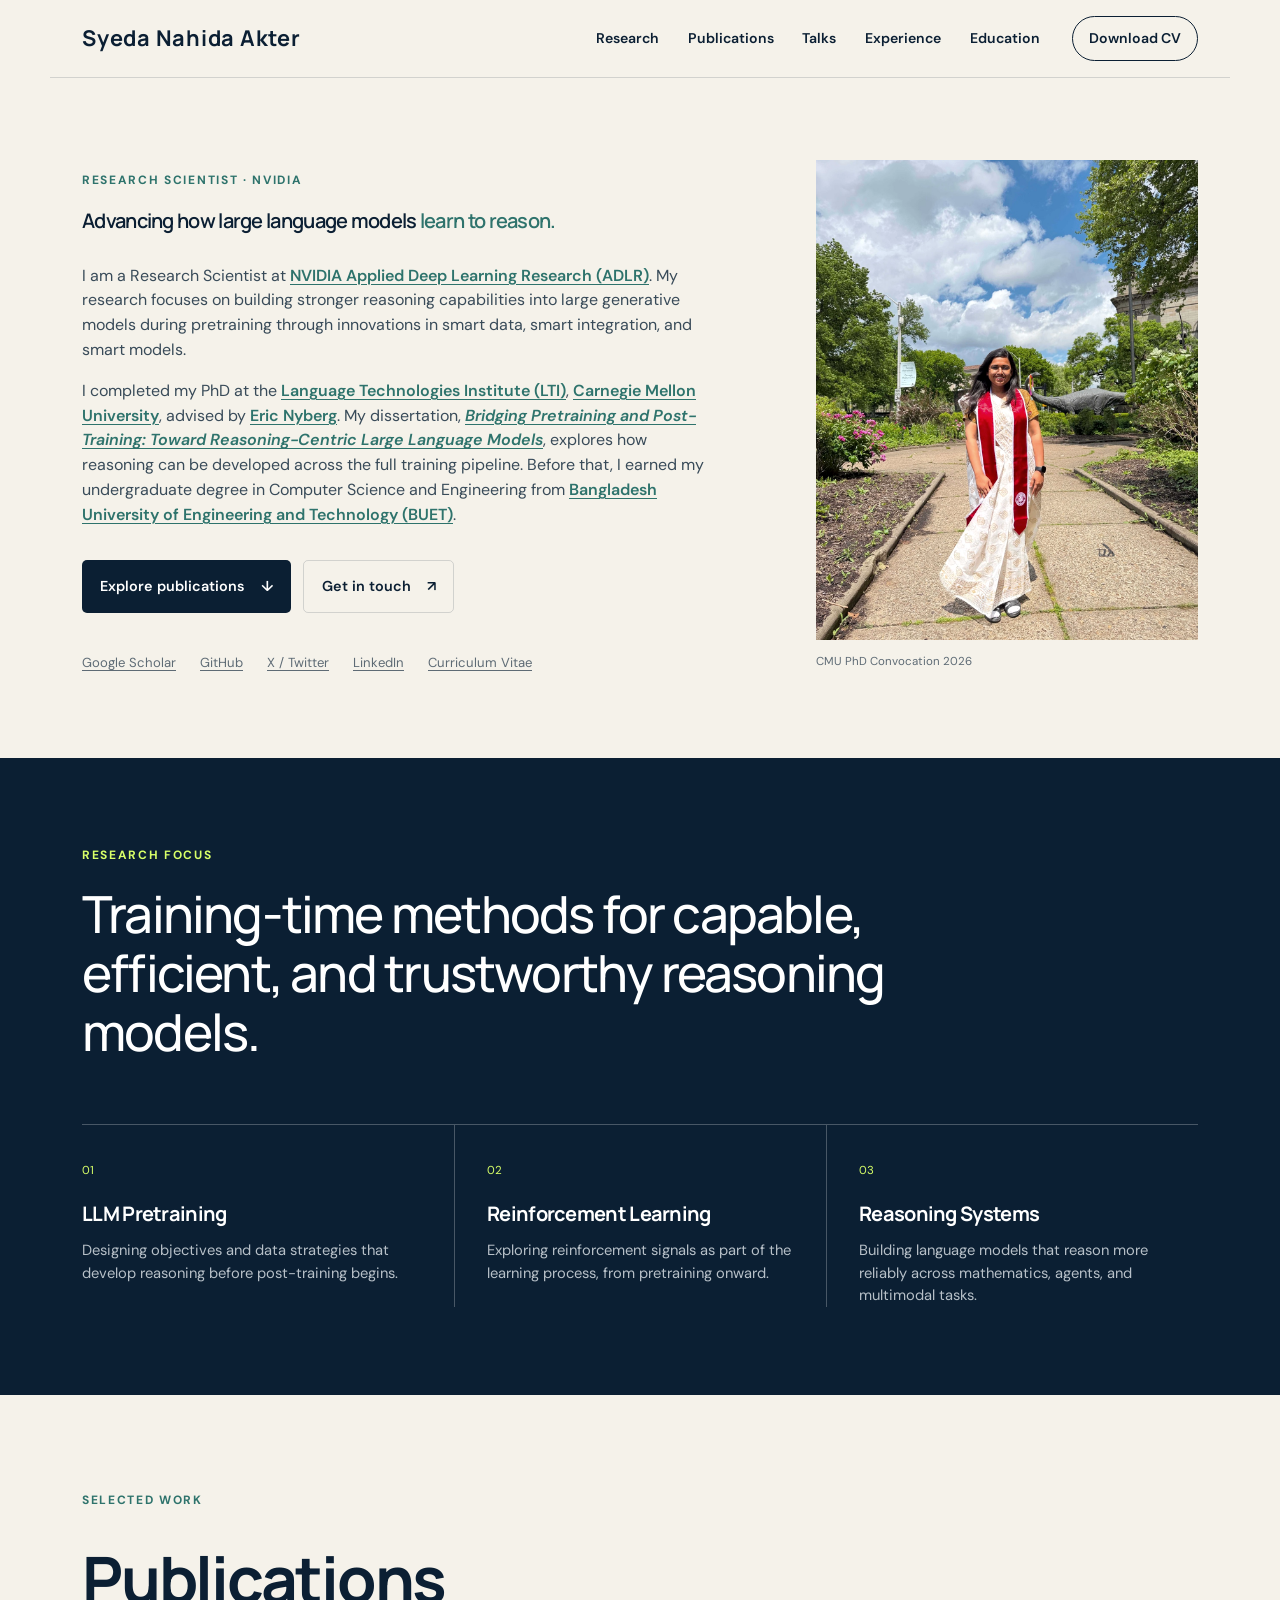
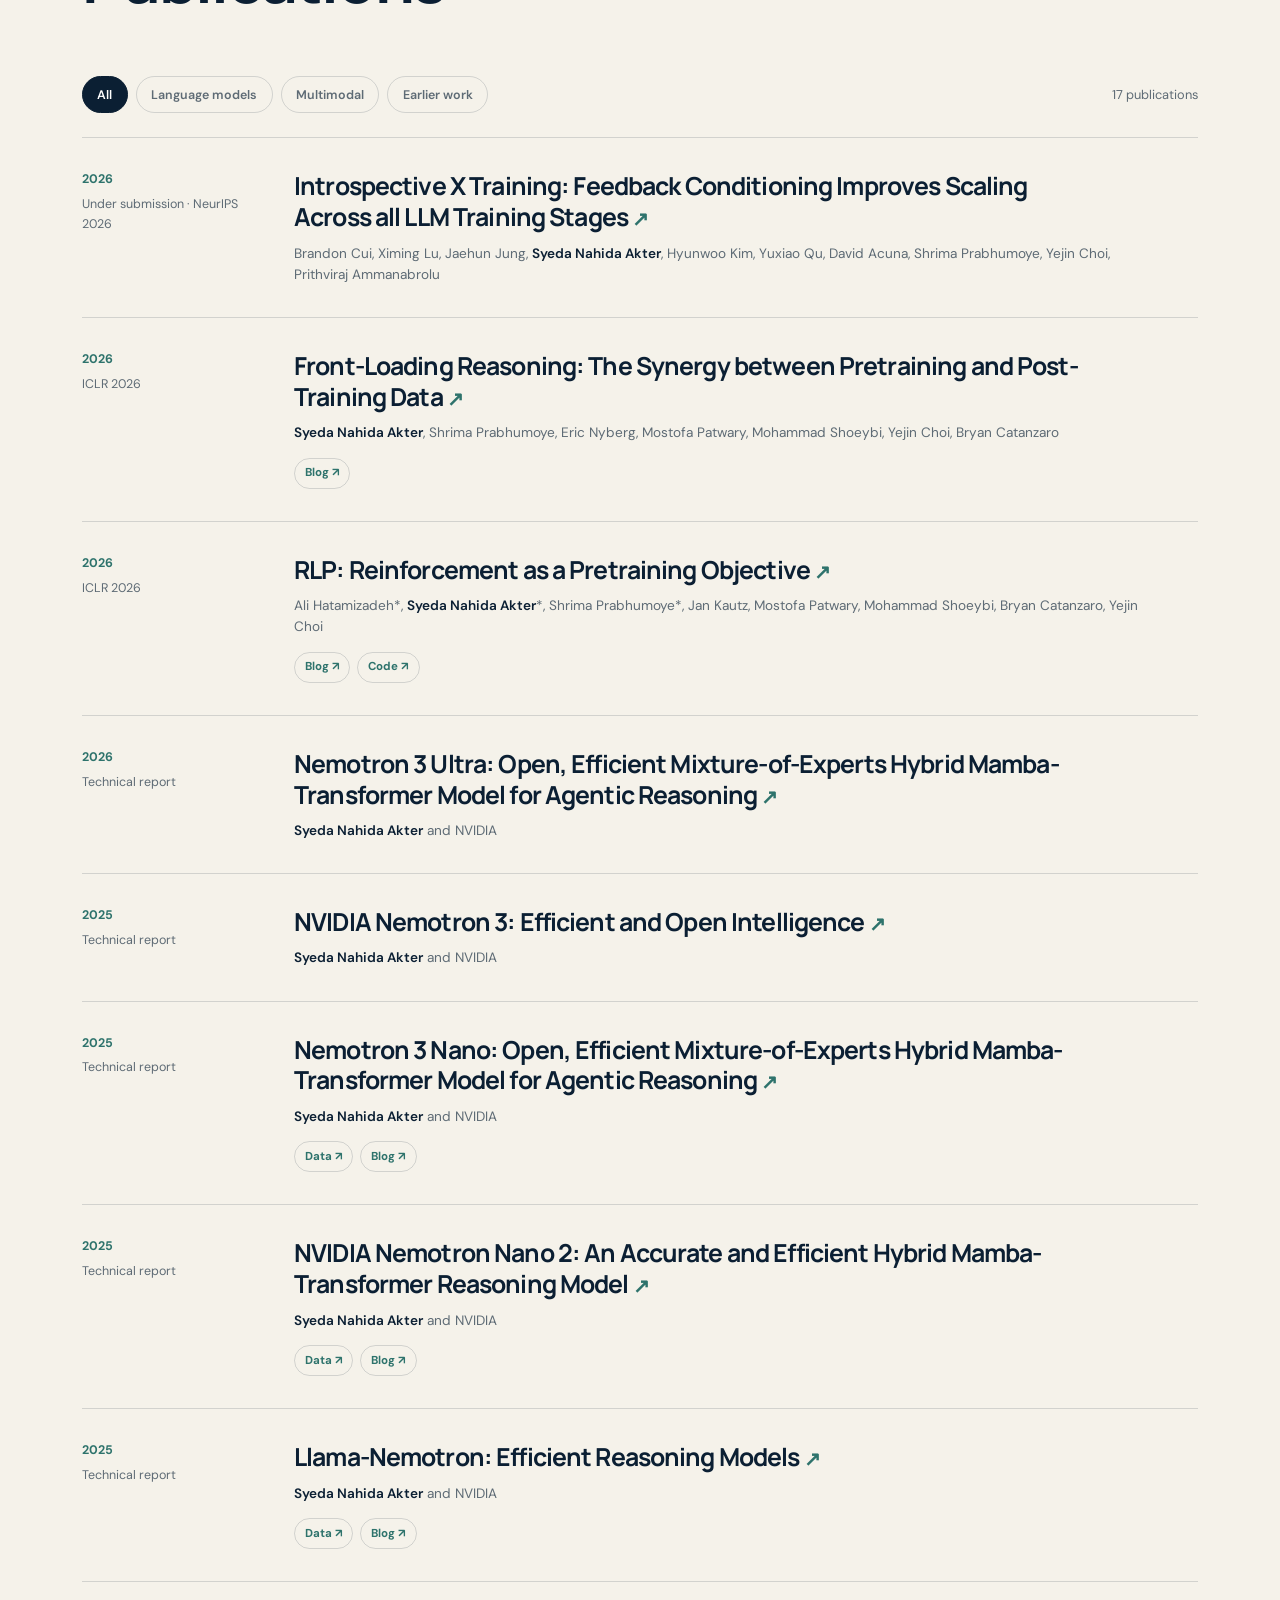
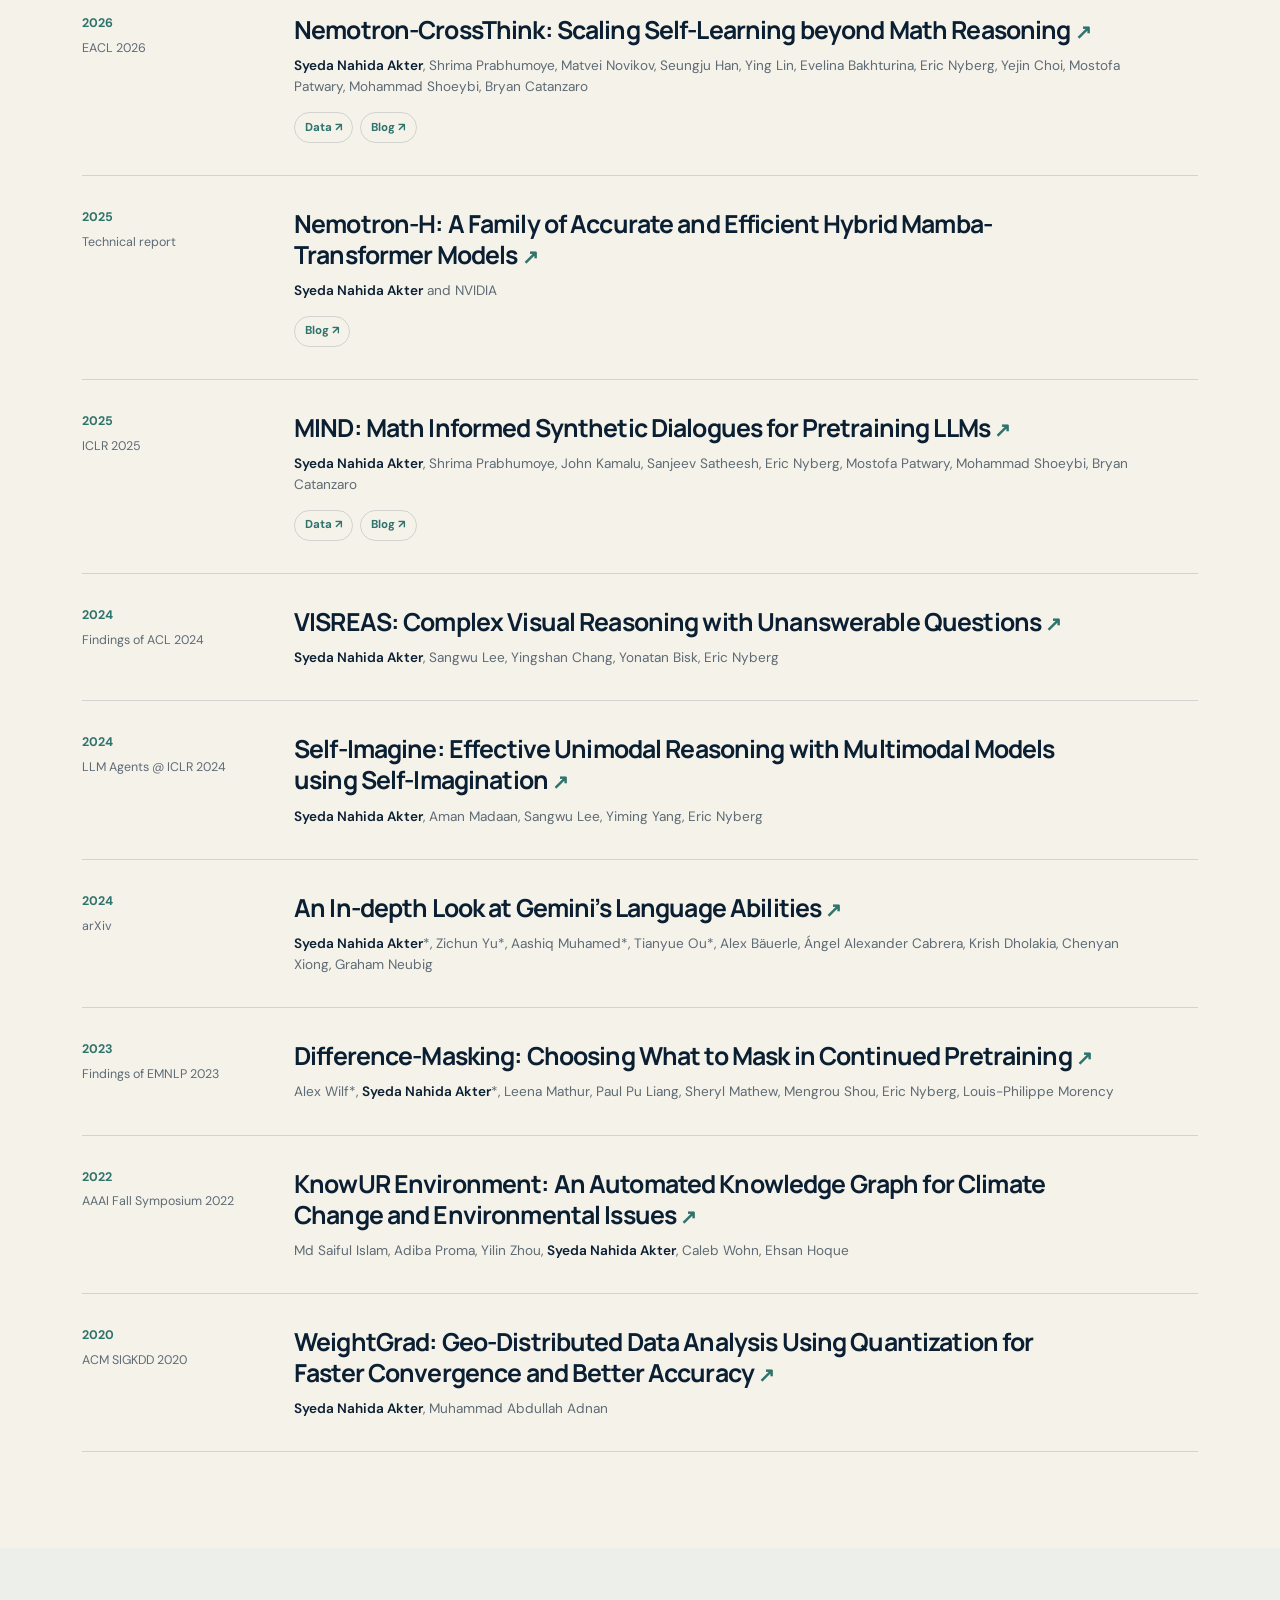
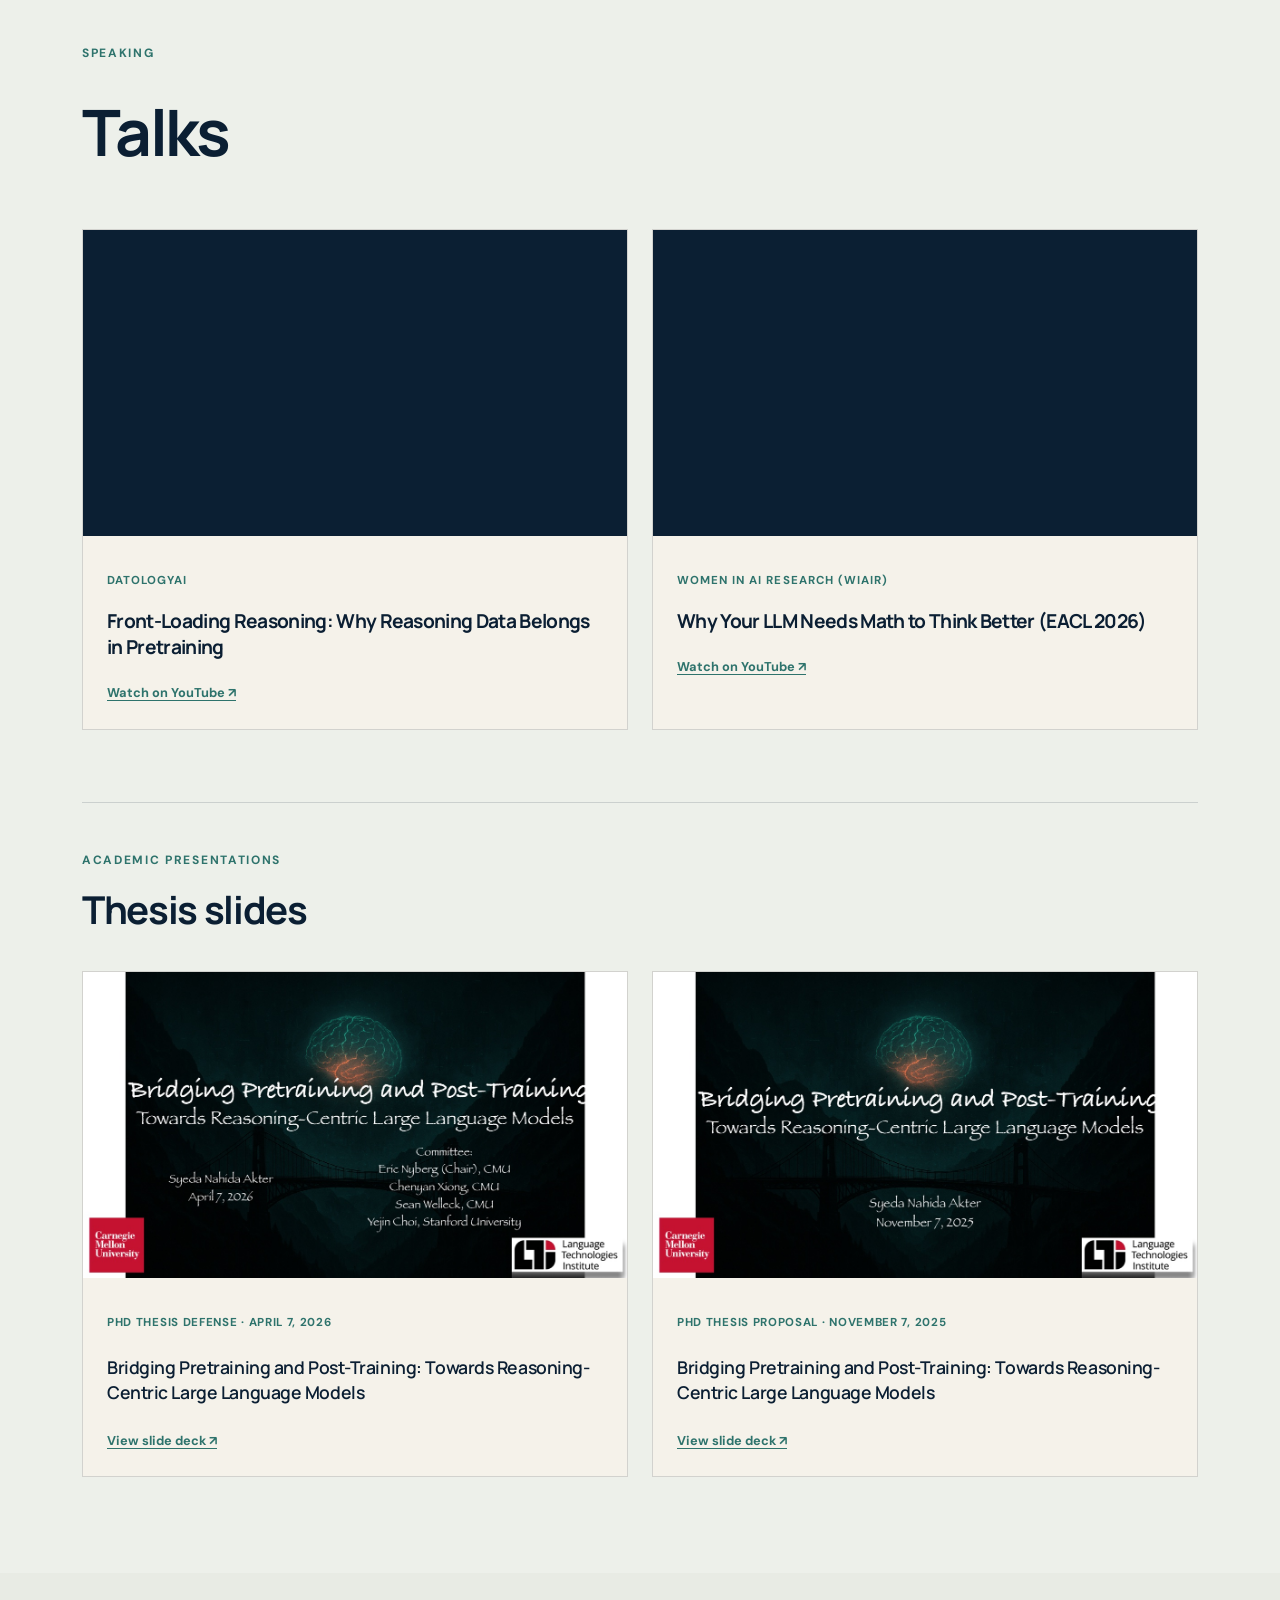
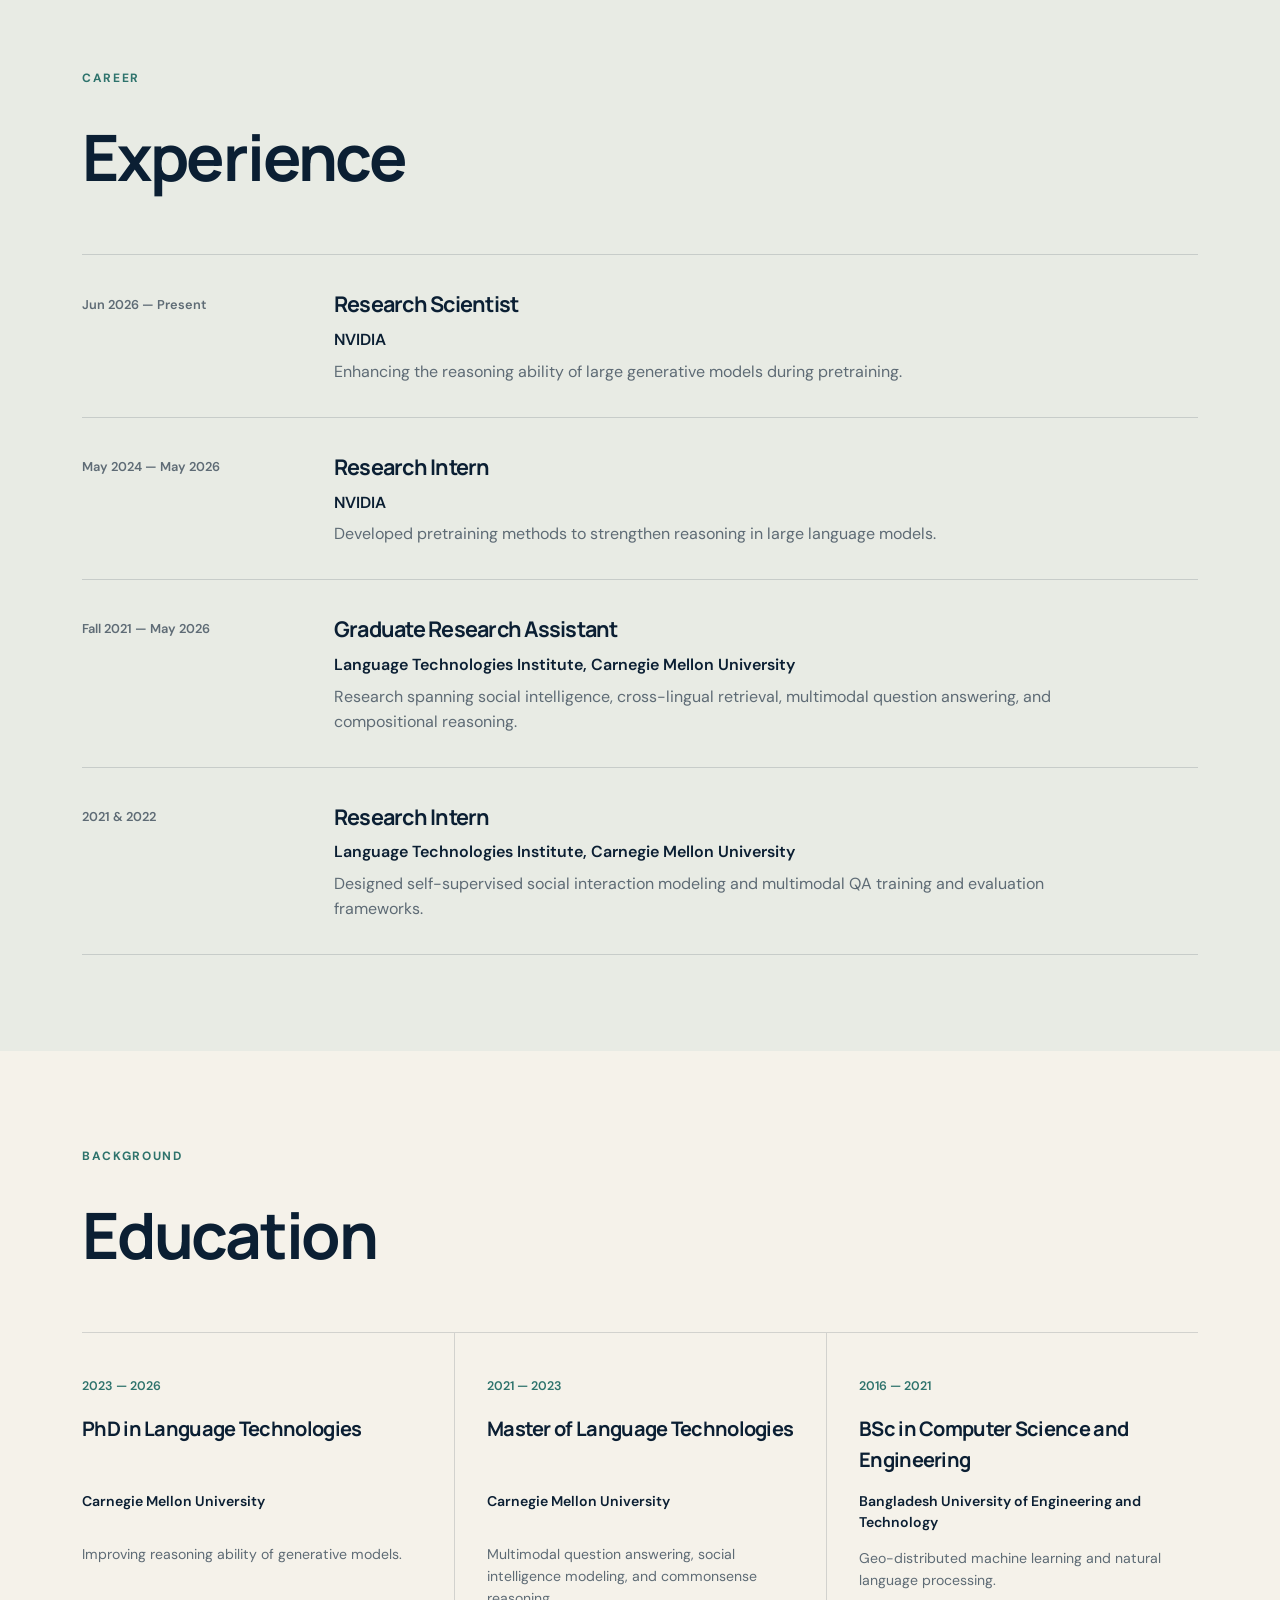
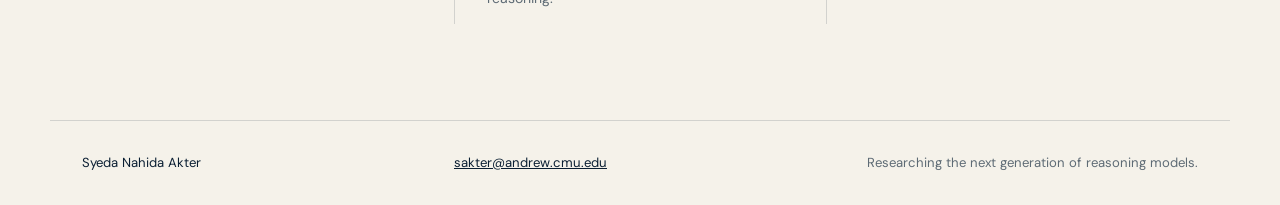
<file: index.html>
<!doctype html>
<html lang="en">
<head>
  <meta charset="utf-8">
  <meta name="viewport" content="width=device-width, initial-scale=1">
  <meta name="theme-color" content="#0b1f33">
  <meta name="description" content="Syeda Nahida Akter is a Research Scientist at NVIDIA Applied Deep Learning Research, working on large language model pretraining and reasoning.">
  <meta property="og:type" content="website">
  <meta property="og:url" content="https://snat1505027.github.io/">
  <meta property="og:title" content="Syeda Nahida Akter — Research Scientist">
  <meta property="og:description" content="Research in large language model pretraining, reinforcement learning, and reasoning.">
  <meta property="og:image" content="https://snat1505027.github.io/images/og.png">
  <meta property="og:image:width" content="1200">
  <meta property="og:image:height" content="630">
  <meta name="twitter:card" content="summary_large_image">
  <meta name="twitter:title" content="Syeda Nahida Akter — Research Scientist">
  <meta name="twitter:description" content="Research in large language model pretraining, reinforcement learning, and reasoning.">
  <meta name="twitter:image" content="https://snat1505027.github.io/images/og.png">
  <title>Syeda Nahida Akter — Research Scientist</title>
  <link rel="icon" href="images/icon-48x48.png">
  <link rel="stylesheet" href="css/site.css">
  <script type="application/ld+json">{"@context":"https://schema.org","@type":"Person","name":"Syeda Nahida Akter","jobTitle":"Research Scientist","worksFor":{"@type":"Organization","name":"NVIDIA"},"alumniOf":[{"@type":"CollegeOrUniversity","name":"Carnegie Mellon University"},{"@type":"CollegeOrUniversity","name":"Bangladesh University of Engineering and Technology"}],"url":"https://snat1505027.github.io/","sameAs":["https://scholar.google.com/citations?user=tZFFHYcAAAAJ","https://github.com/snat1505027","https://x.com/__SyedaAkter","https://www.linkedin.com/in/syeda-nahida-akter-989770114/"]}</script>
</head>
<body>
  <a class="skip-link" href="#main">Skip to content</a>
  <header class="site-header">
    <a class="wordmark" href="#top" aria-label="Syeda Nahida Akter, home">Syeda Nahida Akter</a>
    <button class="menu-button" type="button" aria-expanded="false" aria-controls="site-nav">Menu</button>
    <nav id="site-nav" aria-label="Primary navigation">
      <a href="#research">Research</a>
      <a href="#publications">Publications</a>
      <a href="#talks">Talks</a>
      <a href="#experience">Experience</a>
      <a href="#education">Education</a>
    </nav>
    <a class="header-cta" href="files/Syeda_Nahida_Akter_CV.pdf">Download CV</a>
  </header>

  <main id="main">
    <section class="hero" id="top">
      <div class="hero-copy">
        <p class="eyebrow">Research Scientist · NVIDIA</p>
        <h1>Advancing how large language models <em>learn to reason.</em></h1>
        <div class="hero-intro">
          <p>I am a Research Scientist at <a href="https://research.nvidia.com/labs/adlr/">NVIDIA Applied Deep Learning Research (ADLR)</a>. My research focuses on building stronger reasoning capabilities into large generative models during pretraining through innovations in smart data, smart integration, and smart models.</p>
          <p>I completed my PhD at the <a href="https://lti.cs.cmu.edu/">Language Technologies Institute (LTI)</a>, <a href="https://www.cs.cmu.edu/">Carnegie Mellon University</a>, advised by <a href="https://www.cs.cmu.edu/~ehn/">Eric Nyberg</a>. My dissertation, <a href="https://www.lti.cs.cmu.edu/research/dissertations/akter-syeda-dissertation.pdf"><cite>Bridging Pretraining and Post-Training: Toward Reasoning-Centric Large Language Models</cite></a>, explores how reasoning can be developed across the full training pipeline. Before that, I earned my undergraduate degree in Computer Science and Engineering from <a href="https://cse.buet.ac.bd/">Bangladesh University of Engineering and Technology (BUET)</a>.</p>
        </div>
        <div class="hero-actions">
          <a class="button primary" href="#publications">Explore publications <span aria-hidden="true">↓</span></a>
          <a class="button secondary" href="mailto:sakter@nvidia.com">Get in touch <span aria-hidden="true">↗</span></a>
        </div>
        <div class="social-links" aria-label="Professional profiles">
          <a href="https://scholar.google.com/citations?user=tZFFHYcAAAAJ">Google Scholar</a>
          <a href="https://github.com/snat1505027">GitHub</a>
          <a href="https://x.com/__SyedaAkter">X / Twitter</a>
          <a href="https://www.linkedin.com/in/syeda-nahida-akter-989770114/">LinkedIn</a>
          <a href="files/Syeda_Nahida_Akter_CV.pdf">Curriculum Vitae</a>
        </div>
      </div>
      <figure class="portrait-wrap">
        <img id="hero-portrait" src="images/portraits/candidate-1.jpg" alt="Portrait of Syeda Nahida Akter" width="640" height="480">
        <figcaption>CMU PhD Convocation 2026</figcaption>
        <nav class="sample-switcher" id="portrait-samples" aria-label="Compare portrait samples" hidden></nav>
      </figure>
    </section>

    <section class="research-strip" id="research" aria-labelledby="research-title">
      <p class="section-kicker">Research focus</p>
      <h2 id="research-title">Training-time methods for capable, efficient, and trustworthy reasoning models.</h2>
      <div class="focus-grid">
        <article><span>01</span><h3>LLM Pretraining</h3><p>Designing objectives and data strategies that develop reasoning before post-training begins.</p></article>
        <article><span>02</span><h3>Reinforcement Learning</h3><p>Exploring reinforcement signals as part of the learning process, from pretraining onward.</p></article>
        <article><span>03</span><h3>Reasoning Systems</h3><p>Building language models that reason more reliably across mathematics, agents, and multimodal tasks.</p></article>
      </div>
    </section>

    <section class="section-shell" id="publications"><div class="section-heading"><p class="section-kicker">Selected work</p><h2>Publications</h2></div><div id="publication-list" class="publication-list"></div></section>
    <section class="section-shell talks-section" id="talks"><div class="section-heading"><p class="section-kicker">Speaking</p><h2>Talks</h2></div><div id="talk-list" class="talk-grid"></div><div class="slides-heading"><p class="section-kicker">Academic presentations</p><h3>Thesis slides</h3></div><div id="thesis-slide-list" class="slide-grid"></div></section>
    <section class="section-shell muted" id="experience"><div class="section-heading"><p class="section-kicker">Career</p><h2>Experience</h2></div><div id="experience-list" class="timeline"></div></section>
    <section class="section-shell" id="education"><div class="section-heading"><p class="section-kicker">Background</p><h2>Education</h2></div><div id="education-list" class="education-grid"></div></section>
  </main>

  <footer><p>Syeda Nahida Akter</p><a href="mailto:sakter@andrew.cmu.edu">sakter@andrew.cmu.edu</a><p>Researching the next generation of reasoning models.</p></footer>
  <script type="module" src="js/site.js"></script>
</body>
</html>
</file>
<file: css/site.css>
@import url('https://fonts.googleapis.com/css2?family=DM+Sans:wght@400;500;600&family=Manrope:wght@500;600;700&display=swap');
:root { --ink:#0b1f33; --paper:#f5f2ea; --white:#fff; --lime:#d8ff68; --teal:#2e736c; --line:rgba(11,31,51,.15); --muted:#5e6b75; --max:1180px; }
* { box-sizing:border-box; }
html { scroll-behavior:smooth; }
body { margin:0; color:var(--ink); background:var(--paper); font-family:"DM Sans",sans-serif; line-height:1.55; }
a { color:inherit; }
.skip-link { position:fixed; left:1rem; top:-4rem; z-index:20; background:var(--lime); padding:.7rem 1rem; }
.skip-link:focus { top:1rem; }
.site-header { min-height:78px; max-width:var(--max); margin:auto; padding:0 2rem; display:flex; align-items:center; gap:2rem; border-bottom:1px solid var(--line); }
.wordmark { font:700 clamp(1.2rem,1.7vw,1.45rem)/1.1 "Manrope",sans-serif; text-decoration:none; letter-spacing:.035em; }
#site-nav { display:flex; gap:1.8rem; margin-left:auto; }
#site-nav a,.header-cta { font-size:.88rem; font-weight:600; text-decoration:none; }
#site-nav a:hover { color:var(--teal); }
.header-cta { border:1px solid var(--ink); border-radius:999px; padding:.65rem 1rem; }
.menu-button { display:none; }
.hero { max-width:var(--max); min-height:680px; margin:auto; padding:5rem 2rem 4.5rem; display:grid; grid-template-columns:1.25fr .75fr; gap:6rem; align-items:center; }
.eyebrow,.section-kicker { margin:0 0 1.2rem; color:var(--teal); font-size:.75rem; font-weight:700; letter-spacing:.14em; text-transform:uppercase; }
h1,h2,h3 { font-family:"Manrope",sans-serif; letter-spacing:-.035em; }
h1 { max-width:780px; margin:0; font-size:20px; line-height:1.15; font-weight:600; }
h1 em { color:var(--teal); font-style:normal; }
.hero-intro { max-width:720px; margin:2rem 0; color:#394b59; font-size:1rem; }
.hero-intro p { margin:0; }
.hero-intro p+p { margin-top:1rem; }
.hero-intro a { color:var(--teal); font-weight:600; text-decoration-thickness:1px; text-underline-offset:.18em; }
.hero-intro cite { font-style:italic; }
.hero-actions,.social-links { display:flex; flex-wrap:wrap; gap:.75rem; }
.button { display:inline-flex; gap:1rem; align-items:center; padding:.9rem 1.1rem; border-radius:5px; font-size:.9rem; font-weight:600; text-decoration:none; }
.button.primary { color:white; background:var(--ink); }
.button.primary:hover { background:var(--teal); }
.button.secondary { border:1px solid var(--line); }
.social-links { margin-top:2.5rem; gap:1.5rem; }
.social-links a { color:var(--muted); font-size:.82rem; text-underline-offset:.2rem; }
.portrait-wrap { position:relative; width:100%; margin:0; justify-self:end; }
.portrait-wrap img { display:block; width:100%; aspect-ratio:4/3; object-fit:cover; object-position:center; position:relative; z-index:1; filter:saturate(.82) contrast(1.04); }
.portrait-wrap figcaption { position:relative; z-index:2; display:flex; justify-content:space-between; gap:1rem; padding:.8rem 0; font-size:.72rem; color:var(--muted); }
.sample-switcher { display:flex; justify-content:flex-end; gap:.35rem; margin:0; }
.sample-switcher[hidden] { display:none; }
.sample-switcher a { display:grid; place-items:center; width:1.8rem; height:1.8rem; border:1px solid var(--line); border-radius:50%; color:var(--muted); font-size:.72rem; font-weight:700; text-decoration:none; }
.sample-switcher a:hover,.sample-switcher a.active { color:white; background:var(--teal); border-color:var(--teal); }
.research-strip { background:var(--ink); color:var(--white); padding:5.5rem max(2rem,calc((100vw - var(--max))/2 + 2rem)); }
.research-strip .section-kicker { color:var(--lime); }
.research-strip h2 { max-width:900px; margin:0 0 4rem; font-size:clamp(2rem,4vw,3.5rem); line-height:1.15; font-weight:500; }
.focus-grid { display:grid; grid-template-columns:repeat(3,1fr); border-top:1px solid rgba(255,255,255,.25); }
.focus-grid article { padding:2rem 2rem 0 0; }
.focus-grid article+article { padding-left:2rem; border-left:1px solid rgba(255,255,255,.25); }
.focus-grid span { color:var(--lime); font-size:.72rem; }
.focus-grid h3 { margin:1rem 0 .6rem; font-size:1.25rem; }
.focus-grid p { margin:0; color:#b7c0c8; font-size:.92rem; }
.section-shell { max-width:var(--max); margin:auto; padding:6rem 2rem; }
.section-heading h2 { margin:0; font-size:clamp(2.4rem,5vw,4.6rem); }
.publication-controls { margin-top:3rem; display:flex; justify-content:space-between; align-items:center; gap:1rem; }
.filter-group { display:flex; flex-wrap:wrap; gap:.5rem; }
.filter { padding:.6rem .9rem; color:var(--muted); background:transparent; border:1px solid var(--line); border-radius:999px; font:600 .78rem "DM Sans",sans-serif; }
.filter:hover,.filter.active { color:white; background:var(--ink); border-color:var(--ink); }
.publication-count { margin:0; color:var(--muted); font-size:.8rem; white-space:nowrap; }
.publication-list,.timeline,.education-grid { margin-top:1.5rem; border-top:1px solid var(--line); }
.publication-card { display:grid; grid-template-columns:180px 1fr; gap:2rem; padding:2rem 0; border-bottom:1px solid var(--line); }
.publication-meta { display:flex; flex-direction:column; gap:.35rem; color:var(--muted); font-size:.78rem; }
.publication-meta span:first-child { color:var(--teal); font-weight:700; }
.publication-card h3 { max-width:800px; margin:0 0 .65rem; font-size:clamp(1.1rem,2vw,1.55rem); line-height:1.25; }
.publication-card h3 a { text-decoration:none; }
.publication-card h3 a span { color:var(--teal); font-size:.8em; }
.publication-card h3 a:hover { color:var(--teal); }
.publication-card p { max-width:850px; margin:0; color:var(--muted); font-size:.85rem; }
.publication-card strong { color:var(--ink); font-weight:600; }
.publication-resources { display:flex; flex-wrap:wrap; gap:.45rem; margin-top:.9rem; }
.publication-resources a { padding:.35rem .6rem; border:1px solid var(--line); border-radius:999px; color:var(--teal); font-size:.72rem; font-weight:700; text-decoration:none; }
.publication-resources a:hover { color:white; background:var(--teal); border-color:var(--teal); }
.talks-section { max-width:none; padding-inline:max(2rem,calc((100vw - var(--max))/2 + 2rem)); background:#edf0ea; }
.talk-grid { display:grid; grid-template-columns:repeat(2,minmax(0,1fr)); gap:1.5rem; max-width:var(--max); margin:3rem auto 0; }
.talk-card { overflow:hidden; background:var(--paper); border:1px solid var(--line); }
.video-frame { position:relative; aspect-ratio:16/9; background:var(--ink); }
.video-frame iframe { position:absolute; inset:0; width:100%; height:100%; border:0; }
.talk-copy { padding:1.5rem; }
.talk-copy p { margin:0 0:.6rem; color:var(--teal); font-size:.72rem; font-weight:700; letter-spacing:.09em; text-transform:uppercase; }
.talk-copy h3 { margin:0 0:1.25rem; font-size:1.2rem; line-height:1.35; }
.talk-copy a { color:var(--teal); font-size:.8rem; font-weight:700; text-underline-offset:.2rem; }
.slides-heading { margin:4.5rem 0 0; padding-top:3rem; border-top:1px solid var(--line); }
.slides-heading .section-kicker { margin-bottom:.65rem; }
.slides-heading h3 { margin:0; font-size:clamp(1.7rem,3vw,2.4rem); }
.slide-grid { display:grid; grid-template-columns:repeat(2,minmax(0,1fr)); gap:1.5rem; max-width:var(--max); margin:2rem auto 0; }
.slide-card { overflow:hidden; background:var(--paper); border:1px solid var(--line); }
.slide-cover { display:block; overflow:hidden; aspect-ratio:16/9; background:var(--ink); }
.slide-cover img { display:block; width:100%; height:100%; object-fit:cover; transition:transform .25s ease; }
.slide-cover:hover img { transform:scale(1.015); }
.slide-copy { padding:1.5rem; }
.slide-copy p { margin:0 0:.6rem; color:var(--teal); font-size:.72rem; font-weight:700; letter-spacing:.06em; text-transform:uppercase; }
.slide-copy h4 { margin:0 0:1.25rem; font:600 1.1rem/1.4 "Manrope",sans-serif; letter-spacing:-.025em; }
.slide-copy>a { color:var(--teal); font-size:.8rem; font-weight:700; text-underline-offset:.2rem; }
.muted { max-width:none; padding-inline:max(2rem,calc((100vw - var(--max))/2 + 2rem)); background:#e8ebe4; }
.timeline { margin-top:3rem; }
.timeline-item { display:grid; grid-template-columns:220px 1fr; gap:2rem; padding:2rem 0; border-bottom:1px solid var(--line); }
.timeline-range { color:var(--teal); font-size:.8rem; font-weight:600; }
.timeline-item h3 { margin:0; font-size:1.35rem; }
.timeline-item p { max-width:720px; margin:.45rem 0 0; color:var(--muted); }
.timeline-item .timeline-org { color:var(--ink); font-weight:600; }
.education-grid { display:grid; grid-template-columns:repeat(3,1fr); gap:0; margin-top:3rem; }
.education-card { padding:2rem 2rem 0 0; }
.education-card+.education-card { padding-left:2rem; border-left:1px solid var(--line); }
.education-card>p:first-child { color:var(--teal); font-size:.78rem; font-weight:600; }
.education-card h3 { min-height:3.2em; margin:1rem 0 .5rem; font-size:1.25rem; }
.education-card p { color:var(--muted); font-size:.88rem; }
.education-card .school { min-height:2.8em; color:var(--ink); font-weight:600; }
button:focus-visible,a:focus-visible { outline:3px solid var(--lime); outline-offset:3px; }
footer { max-width:var(--max); margin:auto; padding:2rem; display:grid; grid-template-columns:1fr 1fr 1fr; border-top:1px solid var(--line); font-size:.82rem; }
footer p { margin:0; }
footer p:last-child { text-align:right; color:var(--muted); }
.not-found { min-height:100vh; max-width:900px; margin:auto; padding:15vh 2rem 3rem; }
.not-found h1 { max-width:760px; margin:0 0 1.5rem; }
.not-found p:not(.eyebrow) { margin:0 0 2rem; color:var(--muted); font-size:1.1rem; }
@media (max-width:820px) {
  .site-header { position:relative; padding:0 1.2rem; }
  .menu-button { display:block; margin-left:auto; border:0; background:none; font:600 .85rem "DM Sans"; }
  #site-nav { display:none; position:absolute; top:77px; left:0; right:0; z-index:5; padding:1.2rem; background:var(--paper); border-bottom:1px solid var(--line); }
  #site-nav.open { display:grid; }
  .header-cta { display:none; }
  .hero { min-height:auto; padding:4rem 1.2rem; grid-template-columns:1fr; gap:4rem; }
  .portrait-wrap { max-width:440px; justify-self:start; }
  .research-strip { padding:4rem 1.2rem; }
  .focus-grid { grid-template-columns:1fr; }
  .focus-grid article+article { padding-left:0; border-left:0; }
  .focus-grid article { padding:1.5rem 0; border-bottom:1px solid rgba(255,255,255,.18); }
  .section-shell { padding:4rem 1.2rem; }
  .publication-controls { align-items:flex-start; flex-direction:column; }
  .publication-card,.timeline-item { grid-template-columns:1fr; gap:.65rem; }
  .publication-meta { flex-direction:row; }
  .education-grid { grid-template-columns:1fr; }
  .talks-section { padding-inline:1.2rem; }
  .talk-grid,.slide-grid { grid-template-columns:1fr; }
  .education-card,.education-card+.education-card { padding:1.8rem 0; border-left:0; border-bottom:1px solid var(--line); }
  .education-card h3,.education-card .school { min-height:0; }
  footer { margin:0 1.2rem; padding:2rem 0; grid-template-columns:1fr; gap:.5rem; }
  footer p:last-child { text-align:left; }
}
@media (prefers-reduced-motion:reduce) { html { scroll-behavior:auto; } }
</file>
